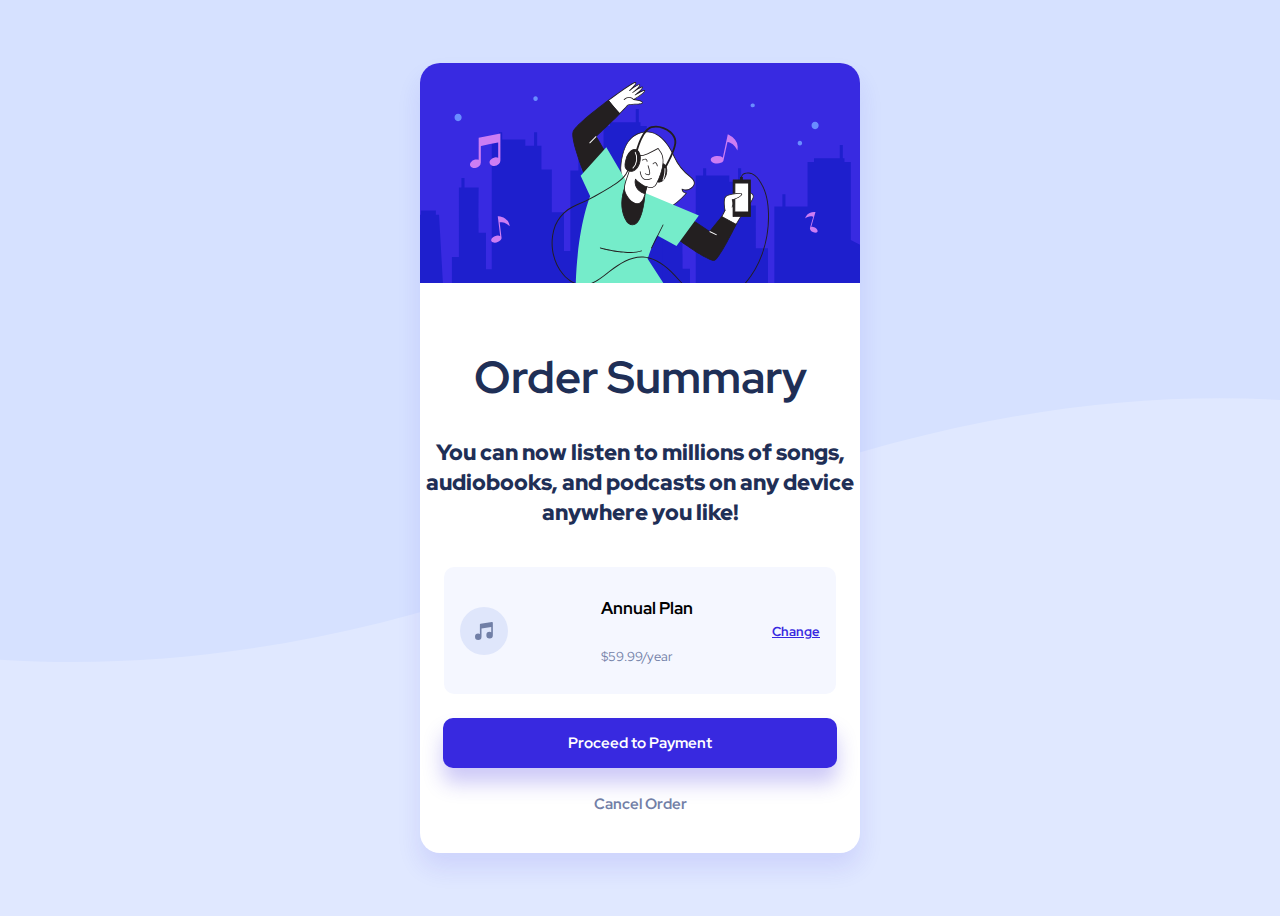
<file: order-summary-component-main/index.html>
<!DOCTYPE html>
<html lang="en">
<head>
  <meta charset="UTF-8">
  <meta name="viewport" content="width=device-width, initial-scale=1.0"> <!-- displays site properly based on user's device -->
  <link rel="stylesheet" href="style.css">
  <link rel="icon" type="image/png" sizes="32x32" href="./images/favicon-32x32.png">
  
  <title>Frontend Mentor | Order summary card</title>

  <!-- Feel free to remove these styles or customise in your own stylesheet 👍 -->
  <style>
    
  </style>
</head>
<body>
  <main>
    <article>
      <img src="images/illustration-hero.svg" alt="Illustration of a person listening to music.">
    <div class="cardbody">
      <div class="order">
        <h1>Order Summary</h1>
         <p>You can now listen to millions of songs, audiobooks, and podcasts on any 
            device anywhere you like!
          </p>
      </div>
      <div class="music">
        <div class="music-icon">
          <img src="images/icon-music.svg" alt="" aria-hidden="true">
        </div>
        <div class="music_txt">
          <h2>Annual Plan</h2>
          <p>$59.99/year</p>
        </div>
        <div class="plan-box-right">
          <a href="#">Change</a>
        </div>
      </div>
    </div>
    <div class="button-holder">
      <button class="btn payment-btn">Proceed to Payment</button>
      <button class="btn cancel-btn">Cancel Order</button>
    </div>

     

     
  
     
   </article>
 </main>
</body>
</html>
</file>
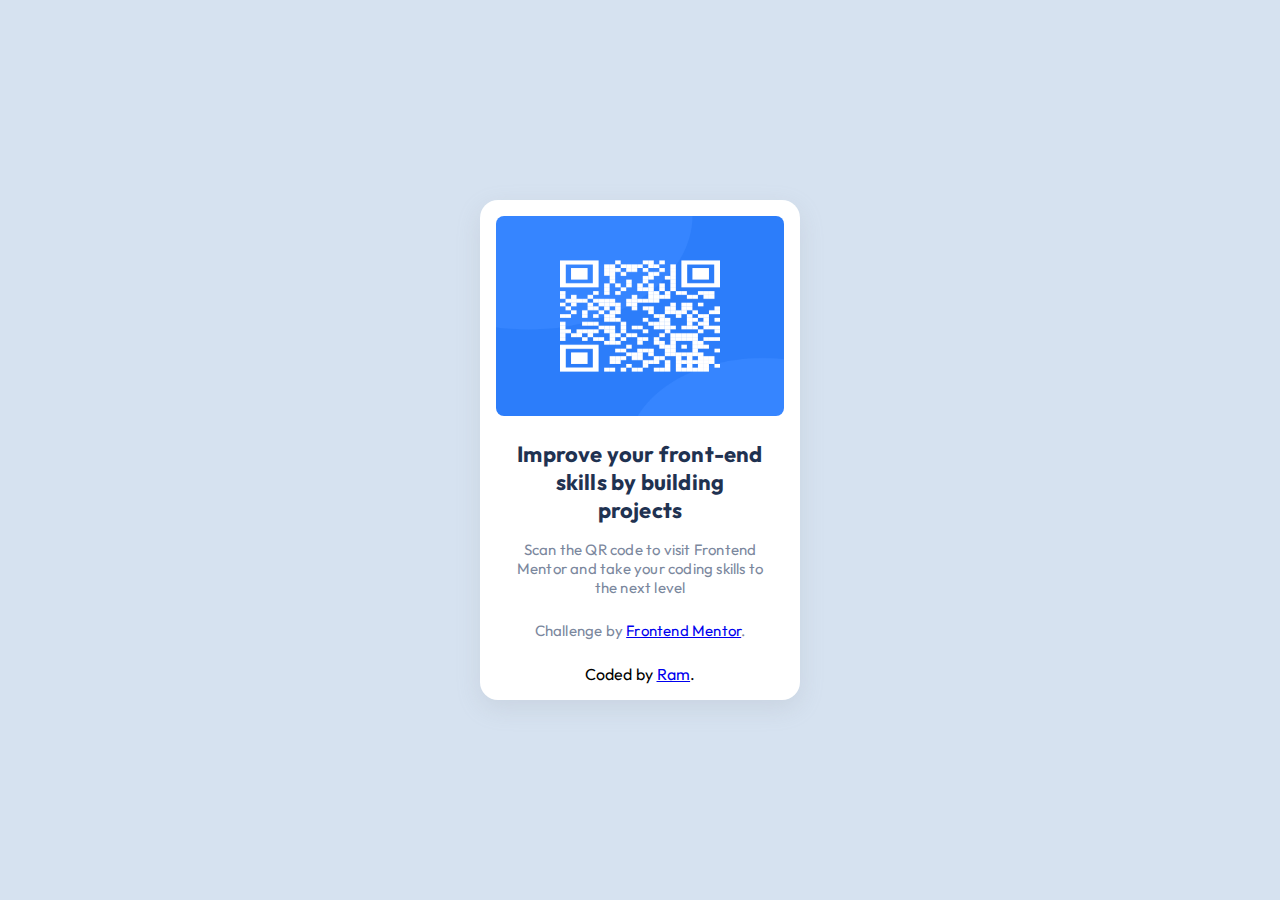
<file: qr-code-component-main/index.html>
<!DOCTYPE html>
<html lang="en">
<head>
  <meta charset="UTF-8">
  <meta name="viewport" content="width=device-width, initial-scale=1.0"> <!-- displays site properly based on user's device -->

  <link rel="icon" type="image/png" sizes="32x32" href="./images/favicon-32x32.png">
  <link
      href="https://fonts.googleapis.com/css2?family=Outfit:wght@400;700&display=swap"
      rel="stylesheet"/>
  
  <title>Frontend Mentor | QR code component</title>

  <!-- Feel free to remove these styles or customise in your own stylesheet 👍 -->
  <style>
    :root{--color-white: hsl(0, 0%, 100%);--color-light-gray: hsl(212, 45%, 89%);--color-grayish-blue: hsl(220, 15%, 55%);--color-dark-blue: hsl(218, 44%, 22%)}*,*::before,*::after{padding:0;margin:0;box-sizing:border-box}body{min-height:100vh;font-family:"Outfit",sans-serif;padding-inline:1.75rem;background-color:var(--color-light-gray);display:grid;place-content:center}main{max-width:20rem;background-color:var(--color-white);padding:1rem;border-radius:1.125rem;text-align:center;letter-spacing:.2px;box-shadow:rgba(149,157,165,.2) 0px 8px 24px}main>img{border-radius:.5rem;overflow:hidden;width:100%;display:block}main>h1{padding-top:1.5rem;padding-inline:1rem;font-size:1.375rem;font-weight:700;line-height:1.75rem;color:var(--color-dark-blue);margin-bottom:1rem}main>p{padding-inline:1rem;padding-bottom:1.5rem;font-size:.9375rem;line-height:1.1875rem;color:var(--color-grayish-blue)}
  </style>
</head>
<body>
<main>
  <img src="./images/image-qr-code.png" alt="qr code" width="200px" height="200px"/>
   <h1> Improve your front-end skills by building projects</h1>

  <p>Scan the QR code to visit Frontend Mentor and take your coding skills to the next level</p>
  
  
    
    <p>Challenge by <a href="https://www.frontendmentor.io?ref=challenge" target="_blank">Frontend Mentor</a>. </p>
    Coded by <a href="#">Ram</a>.
 
</main>
</body>
</html>
</file>
<file: order-summary-component-main/style.css>
@import url('https://fonts.googleapis.com/css2?family=Red+Hat+Display:wght@500;700;900&display=swap');

:root {

    /* COLORS */
    
    /* PRIMARY COLORS */
    
    --clr-primary-pale-blue: hsl(225, 100%, 94%);
    --clr-primary-bright-blue: hsl(245, 75%, 52%);
    
    /* NEUTRAL COLORS */
    
    --clr-neutral-blue-100: hsl(225, 100%, 98%);
    --clr-neutral-blue-300: hsl(224, 23%, 55%);
    --clr-neutral-blue-800: hsl(223, 47%, 23%);
    
    /* FONTS */
    
    --ff-main: 'Red Hat Display', sans-serif;
    
    }

    
body {
    background: url(images/pattern-background-mobile.svg), var(--clr-primary-pale-blue);
    background-repeat: no-repeat;
    background-size: contain;
    min-height: 100vh;
    display: grid;
    place-items: center;
    font-family: var(--ff-main);
  }
  article {
    background: white;
    border-radius: 20px;
    box-shadow: 0 15px 25px 0 hsla(245, 75%, 52%, .11);
    overflow: hidden;
    max-width: 27.5rem;
    margin-left: 1.5em;
    margin-right: 1.5em;
  }
  .cardbody {
    text-align: center;
  }
  
  .order {
    color: var(--clr-neutral-blue-800);
    font-size: 1.4rem;
    font-weight: 900;
    padding: 1.3em 0 .8em 0; 
  }
  
  .text {
    color: var(--clr-neutral-blue-300);
    line-height: 1.6;
    font-size: .95rem;
    padding: 0 2.1em 1.4em 2.1em;
  }


  .music {
    background: var(--clr-neutral-blue-100);
    display: flex;
    justify-content: space-between;
    align-items: center;
    margin: 0 1.5em 1.5em 1.5em;
    padding: 1em;
    border-radius: 10px;
  }
  
  .music-icon {
    display: flex;
  }
  
  .music_txt {
    display: flex;
    flex-direction: column;
    justify-content: center;
    padding-left: 1.2em;
    gap: .2em;
    text-align: left;
    font-size: .7rem;
  }
  
  .music_txt h3 {
    color: var(--clr-neutral-blue-800);
    font-size: .9rem;
  }
  
  .music_txt p {
    color: var(--clr-neutral-blue-300);
    font-size: .8rem;
  }
  
  .plan-box-right a {
    color: var(--clr-primary-bright-blue);
    font-weight: 700;
    font-size: .8rem;
    opacity: 1;
    transition: all .2s ease;
  }
  
  .plan-box-right a:hover {
    opacity: .8;
  }
  
  .plan-box-right a:focus {
    /* Provide a fallback style for browsers
       that don't support :focus-visible */
    outline: 3px dotted var(--clr-neutral-blue-300);
  }
  
  .plan-box-right a:focus:not(:focus-visible) {
    /* Remove the focus indicator on mouse-focus for browsers
       that do support :focus-visible */
    outline: none;
  }
  
  .plan-box-right a:focus-visible {
    /* for browsers that do support :focus-visible */
    outline: 3px dotted var(--clr-neutral-blue-300);
  }
  
  .button-holder {
    display: flex;
    flex-direction: column;
    justify-content: center;
    text-align: center;
    gap: .65em;
    margin-bottom: 1.5em;
  }
  
  .btn {
    all: unset;
    display: block;
    border-radius: 10px;
    cursor: pointer;
    font-size: .95rem;
    font-weight: 700;
    margin-left: 1.5em;
    margin-right: 1.5em;
    padding: 1em;
  }
  
  .btn:focus {
    /* Provide a fallback style for browsers
       that don't support :focus-visible */
    outline: 3px dashed var(--clr-neutral-blue-300);
  }
  
  .btn:focus:not(:focus-visible) {
    /* Remove the focus indicator on mouse-focus for browsers
       that do support :focus-visible */
    outline: none;
  }
  
  .btn:focus-visible {
    /* for browsers that do support :focus-visible */
    outline: 3px dashed var(--clr-neutral-blue-300);
  }
  
  .payment-btn {
    background: var(--clr-primary-bright-blue);
    color: white;
    box-shadow: 0 15px 20px 0 hsla(245, 75%, 52%, .25);
    opacity: 1;
    transition: all .2s ease;
  }
  
  .payment-btn:hover {
    opacity: .8;
  }
  
  .cancel-btn {
    color: var(--clr-neutral-blue-300);
    transition: color .2s ease;
  }
  
  .cancel-btn:hover {
    color: var(--clr-neutral-blue-800);
  }
</file>
